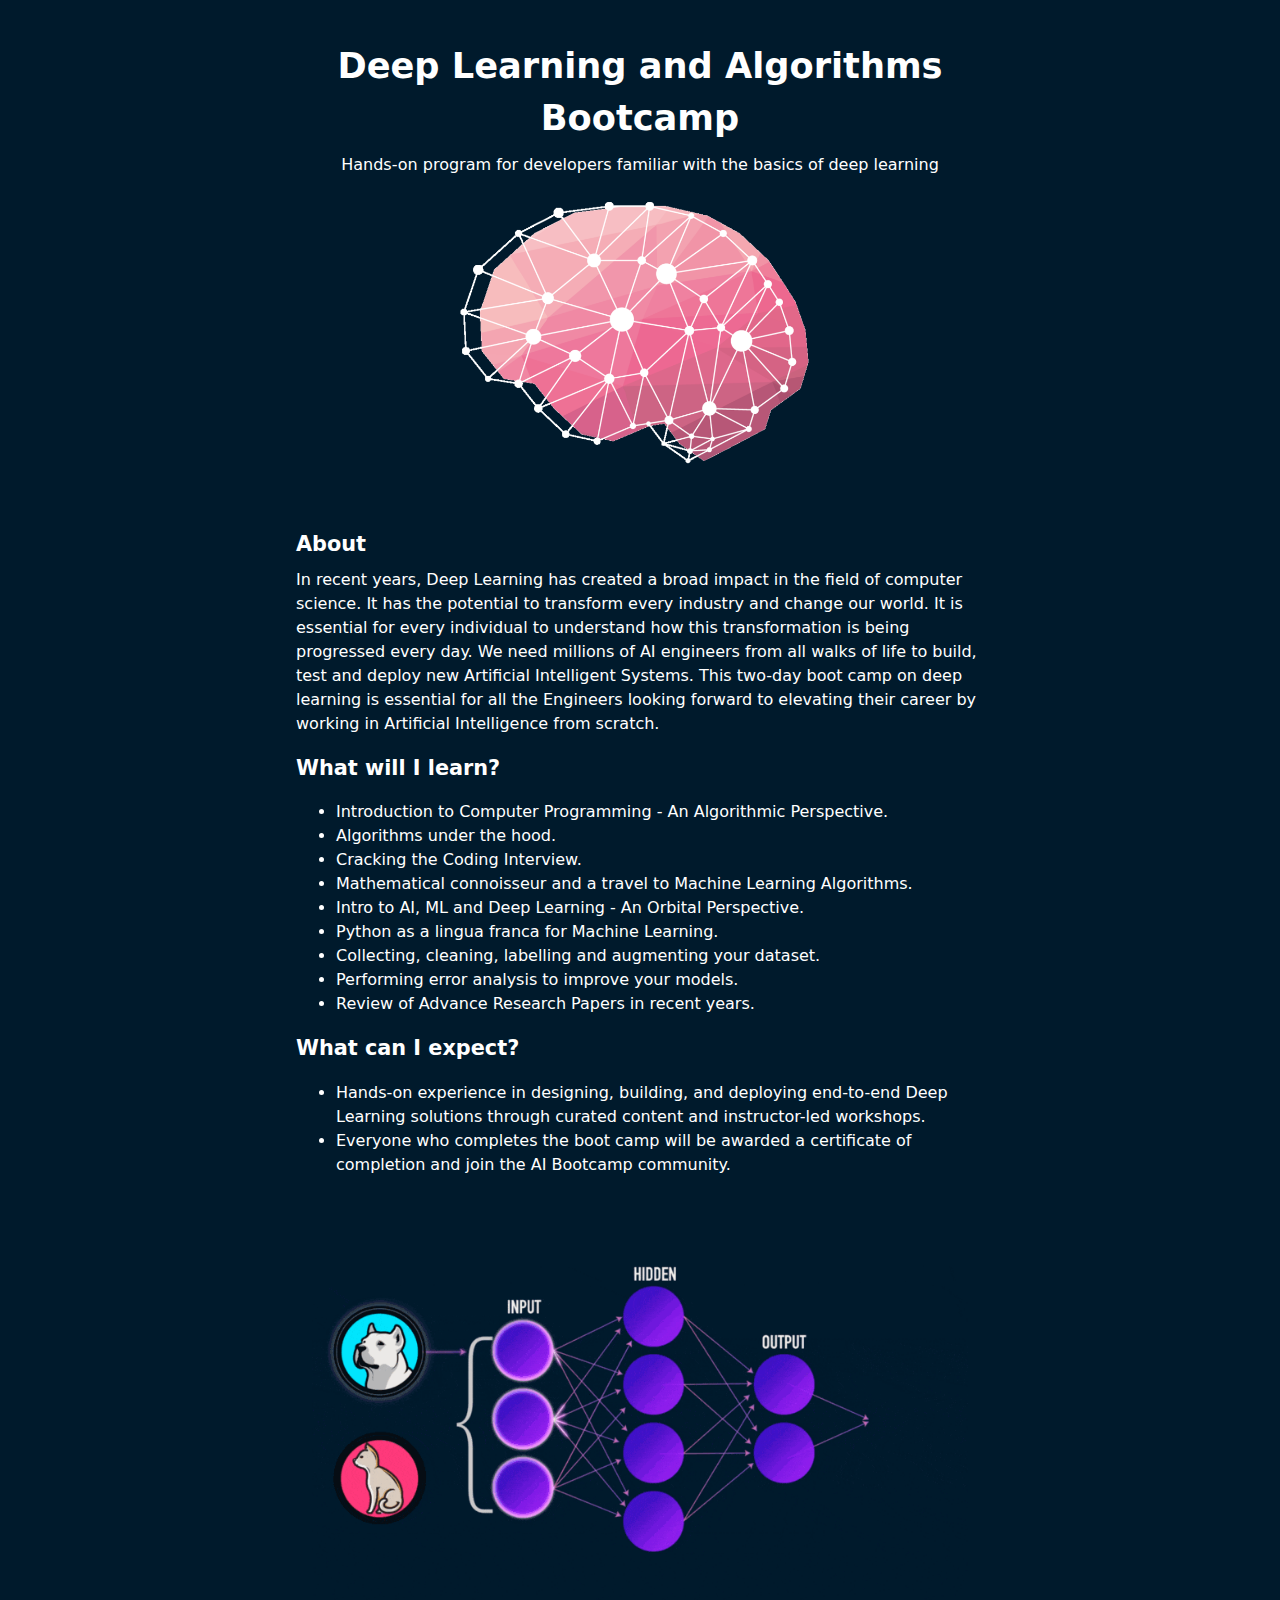
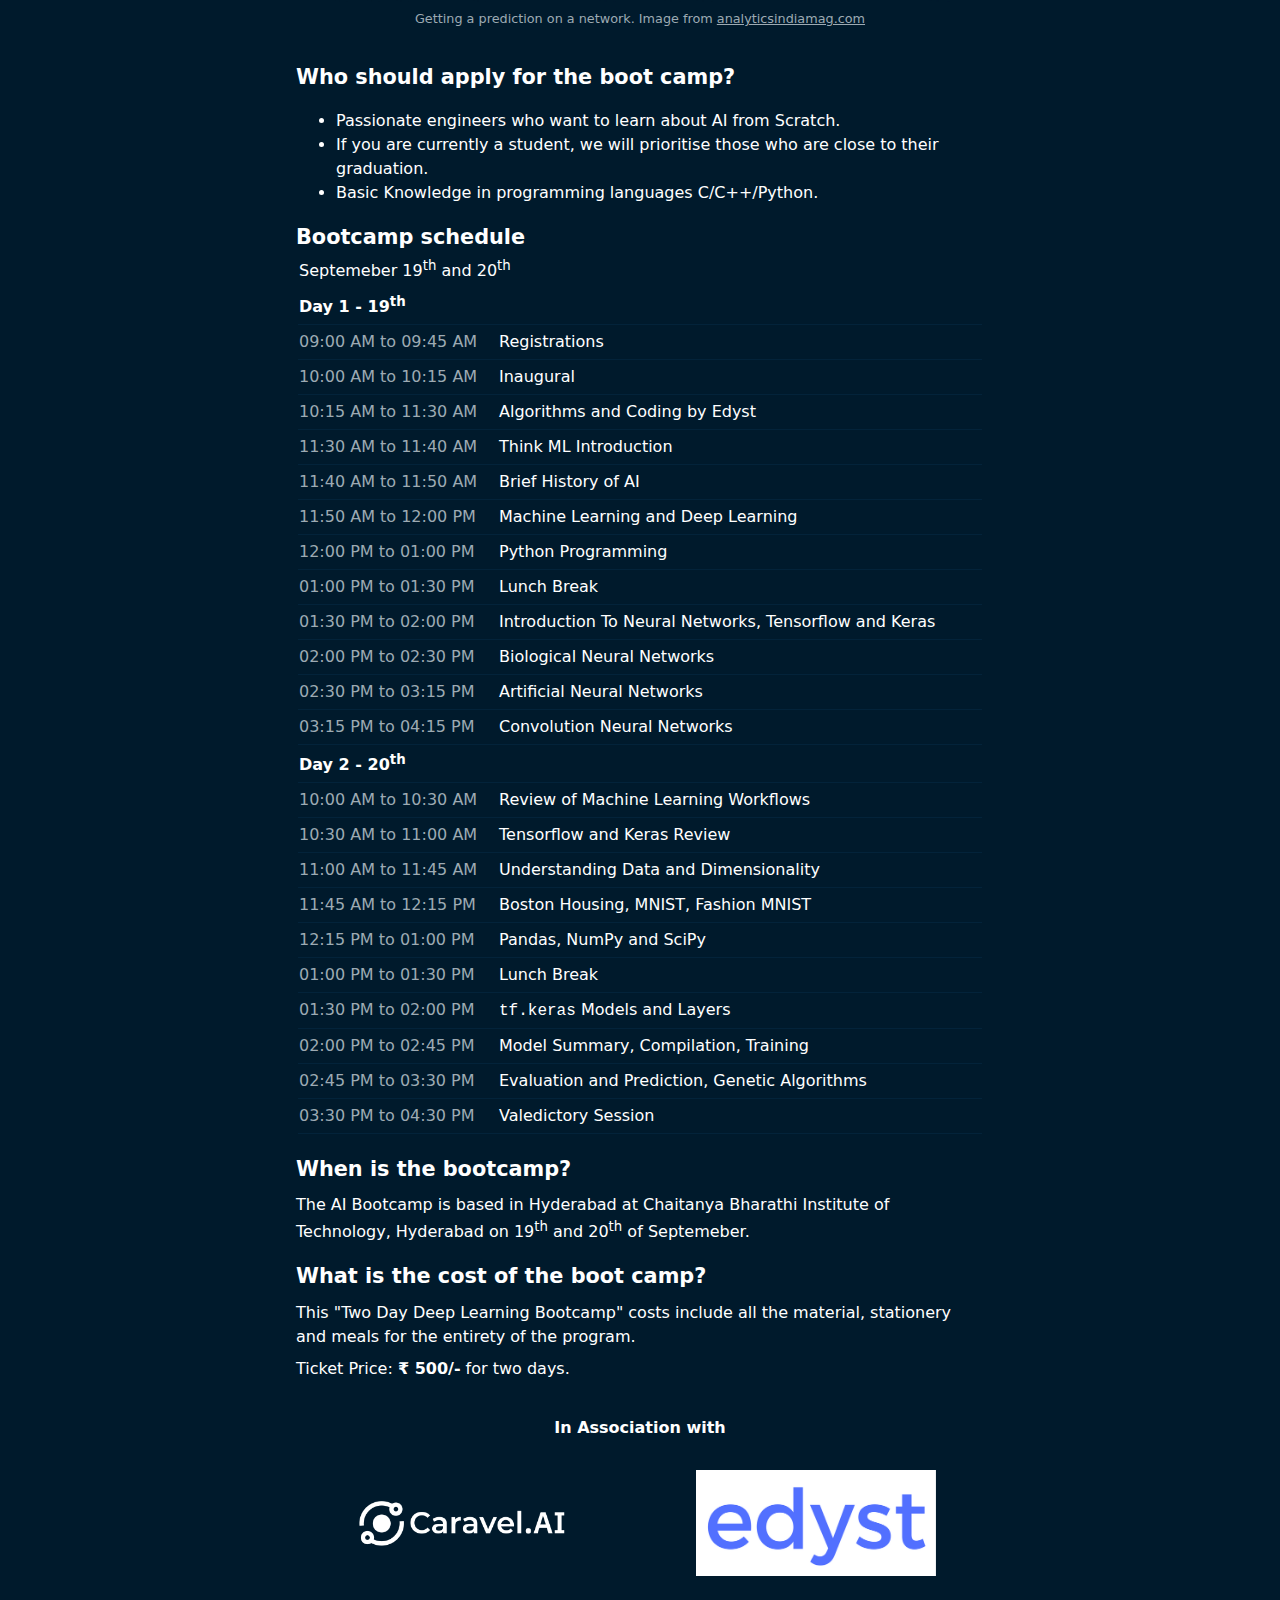
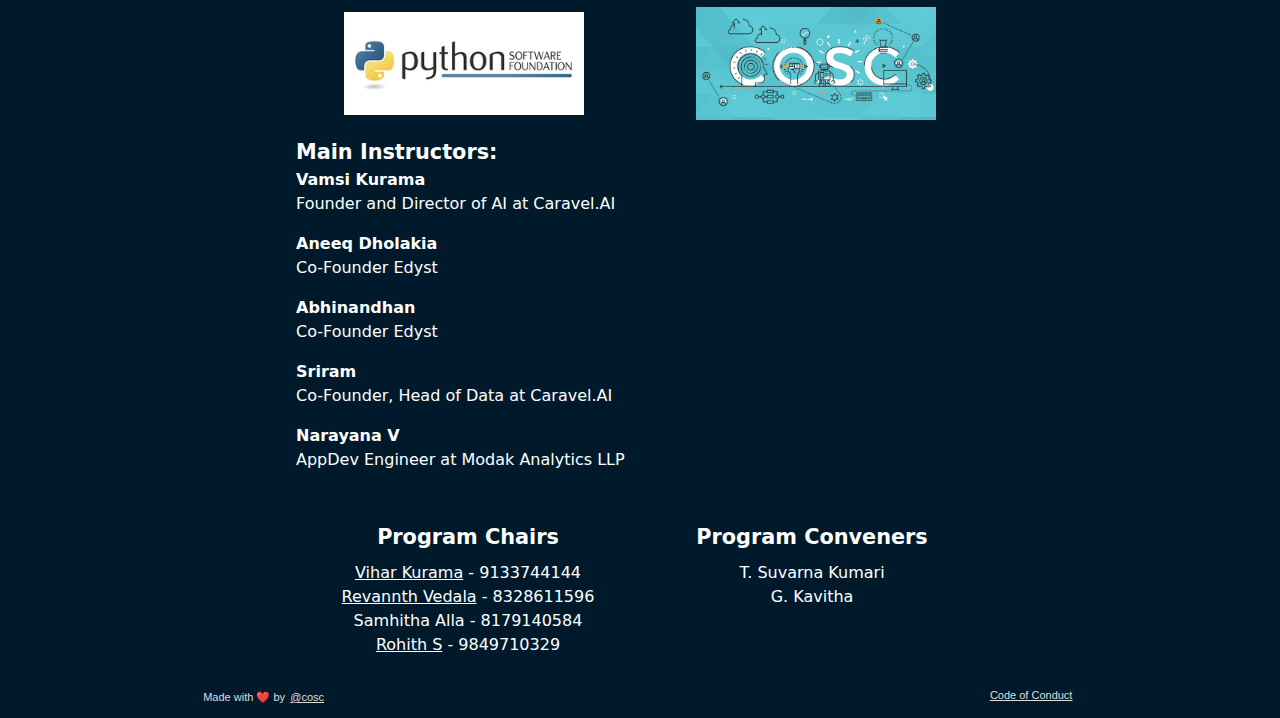
<file: index.html>
<!DOCTYPE html>
<html lang="en">
<head>
  <meta charset="UTF-8">
  <meta name="viewport" content="width=device-width, initial-scale=1">
  <meta name="author" content="r0mflip">

  <title>Deep Learning and Algorithms Bootcamp at Headstart</title>
  <meta name="description" content="CBIT is conducting deep learning and algorithms bootcamp at Headstart">

  <meta property="og:title" content="Deep Learning and Algorithms Bootcamp at Headstart">
  <meta property="og:type" content="website">
  <meta property="og:url" content="https://dl.cbit.org.in/">
  <meta property="og:image" content="https://dl.cbit.org.in/img/cat-dog.gif">
  <meta property="og:description" content="CBIT is conducting deep learning and algorithms bootcamp at Headstart">

  <meta name="twitter:title" content="Deep Learning and Algorithms Bootcamp at Headstart">
  <meta name="twitter:card" content="summary">
  <meta name="twitter:url" content="https://dl.cbit.org.in/">
  <meta name="twitter:image" content="https://dl.cbit.org.in/img/cat-dog.gif">
  <meta name="twitter:description" content="CBIT is conducting deep learning and algorithms bootcamp at Headstart">
  <meta name="twitter:creator" content="@r0mflip">

  <link rel="stylesheet" href="/css/article.css">
</head>
<body>

  <main>
    <section>
      <h1 class="center">Deep Learning and Algorithms Bootcamp</h1>
      <p class="center">Hands-on program for developers familiar with the basics of deep learning</p>

      <figure>
        <img src="/img/banner.png" alt="Banner image of a brain" class="banner-image">
      </figure>

      <!-- <div class="registration-links">
        <a href="https://docs.google.com/forms/d/e/1FAIpQLSdWvx8_hCzSaL1KoXnCuI-CCJ6iTix3DrkohHx7GLO8XOv1uA/viewform" class="registration-link" target="_blank" rel="noopener">Register Now</a>
        <a href="https://docs.google.com/forms/d/e/1FAIpQLSc2WvSziNu4htoWQ_7fbWWXtdeRVzcOmhIRMURmeGhP3yOTdA/viewform" class="registration-link" target="_blank" rel="noopener">Early Bird</a>
      </div> -->

      <br>

      <h2>About</h2>
      <p>
        In recent years, Deep Learning has created a broad impact in the field of computer science. It has the potential to transform every industry and change our world. It is essential for every individual to understand how this transformation is being progressed every day. We need millions of AI engineers from all walks of life to build, test and deploy new Artificial Intelligent Systems. This two-day boot camp on deep learning is essential for all the Engineers looking forward to elevating their career by working in Artificial Intelligence from scratch.
      </p>

      <h2>What will I learn?</h2>
      <ul>
        <li>Introduction to Computer Programming - An Algorithmic Perspective.</li>
        <li>Algorithms under the hood.</li>
        <li>Cracking the Coding Interview.</li>
        <li>Mathematical connoisseur and a travel to Machine Learning Algorithms.</li>
        <li>Intro to AI, ML and Deep Learning - An Orbital Perspective.</li>
        <li>Python as a lingua franca for Machine Learning.</li>
        <li>Collecting, cleaning, labelling and augmenting your dataset.</li>
        <li>Performing error analysis to improve your models.</li>
        <li>Review of Advance Research Papers in recent years.</li>
      </ul>

      <h2>What can I expect?</h2>
      <ul>
        <li>Hands-on experience in designing, building, and deploying end-to-end Deep Learning solutions through curated content and instructor-led workshops.</li>
        <li>Everyone who completes the boot camp will be awarded a certificate of completion and join the AI Bootcamp community.</li>
      </ul>

      <figure>
        <img src="/img/cat-dog.gif" alt="dog and cat identification in a neural network">
        <figcaption>Getting a prediction on a network. Image from <a href="https://www.analyticsindiamag.com/most-common-activation-functions-in-neural-networks-and-rationale-behind-it/" rel="noopener" target="_blank">analyticsindiamag.com</a></figcaption>
      </figure>

      <h2>Who should apply for the boot camp?</h2>
      <ul>
        <li>Passionate engineers who want to learn about AI from Scratch.</li>
        <li>If you are currently a student, we will prioritise those who are close to their graduation.</li>
        <li>Basic Knowledge in programming languages C/C++/Python.</li>
      </ul>

      <h2>Bootcamp schedule</h2>
      <table class="schedule">
        <thead><tr><td colspan="2">Septemeber 19<sup>th</sup> and 20<sup>th</sup></td></tr></thead>
        <tbody>
          <tr><td colspan="2" class="landmark">Day 1 - 19<sup>th</sup></td></tr>
          <tr><td>09:00 AM to 09:45 AM</td><td>Registrations</td></tr>
          <tr><td>10:00 AM to 10:15 AM</td><td>Inaugural</td></tr>
          <tr><td>10:15 AM to 11:30 AM</td><td>Algorithms and Coding by Edyst</td></tr>
          <tr><td>11:30 AM to 11:40 AM</td><td>Think ML Introduction</td></tr>
          <tr><td>11:40 AM to 11:50 AM</td><td>Brief History of AI</td></tr>
          <tr><td>11:50 AM to 12:00 PM</td><td>Machine Learning and Deep Learning</td></tr>
          <tr><td>12:00 PM to 01:00 PM</td><td>Python Programming</td></tr>
          <tr><td>01:00 PM to 01:30 PM</td><td>Lunch Break</td></tr>
          <tr><td>01:30 PM to 02:00 PM</td><td>Introduction To Neural Networks, Tensorflow and Keras</td></tr>
          <tr><td>02:00 PM to 02:30 PM</td><td>Biological Neural Networks</td></tr>
          <tr><td>02:30 PM to 03:15 PM</td><td>Artificial Neural Networks</td></tr>
          <tr><td>03:15 PM to 04:15 PM</td><td>Convolution Neural Networks</td></tr>

          <tr><td colspan="2" class="landmark">Day 2 - 20<sup>th</sup></td></tr>
          <tr><td>10:00 AM to 10:30 AM</td><td>Review of Machine Learning Workflows</td></tr>
          <tr><td>10:30 AM to 11:00 AM</td><td>Tensorflow and Keras Review</td></tr>
          <tr><td>11:00 AM to 11:45 AM</td><td>Understanding Data and Dimensionality</td></tr>
          <tr><td>11:45 AM to 12:15 PM</td><td>Boston Housing, MNIST, Fashion MNIST</td></tr>
          <tr><td>12:15 PM to 01:00 PM</td><td>Pandas, NumPy and SciPy</td></tr>
          <tr><td>01:00 PM to 01:30 PM</td><td>Lunch Break</td></tr>
          <tr><td>01:30 PM to 02:00 PM</td><td><code>tf.keras</code> Models and Layers</td></tr>
          <tr><td>02:00 PM to 02:45 PM</td><td>Model Summary, Compilation, Training</td></tr>
          <tr><td>02:45 PM to 03:30 PM</td><td>Evaluation and Prediction, Genetic Algorithms</td></tr>
          <tr><td>03:30 PM to 04:30 PM</td><td>Valedictory Session</td></tr>
        </tbody>
      </table>

      <h2>When is the bootcamp?</h2>
      <p>The AI Bootcamp is based in Hyderabad at Chaitanya Bharathi Institute of Technology, Hyderabad on 19<sup>th</sup> and 20<sup>th</sup> of Septemeber.</p>

      <h2>What is the cost of the boot camp?</h2>
      <p>This "Two Day Deep Learning Bootcamp" costs include all the material, stationery and meals for the entirety of the program.</p>
      <p>Ticket Price: <strong>₹ 500/-</strong> for two days.</p>

      <br>
      <p class="center"><strong>In Association with</strong></p>
      <div class="image-grid">
        <img src="/img/caravel.png" alt="Caravel AI Logo">
        <img src="/img/edyst.png" alt="Edyst Logo">
        <img src="/img/psf.png" alt="Python Software Foundation Logo">
        <img src="/img/cosc.png" alt="COSC Logo">
      </div>

      <h2>Main Instructors:</h2>
      <h3>Vamsi Kurama</h3>
      <p>Founder and Director of AI at Caravel.AI

      <h3>Aneeq Dholakia</h3>
      <p>Co-Founder Edyst</p>

      <h3>Abhinandhan</h3>
      <p>Co-Founder Edyst</p>

      <h3>Sriram</h3>
      <p>Co-Founder, Head of Data at Caravel.AI</p>

      <h3>Narayana V</h3>
      <p>AppDev Engineer at Modak Analytics LLP</p>

      <div class="side-to-side">
        <div class="side">
          <h2>Program Chairs</h2>
          <p><a href="https://github.com/vihar" target="_blank" rel="noopener">Vihar Kurama</a> - 9133744144<br><a href="https://github.com/revannth" rel="noopener">Revannth Vedala</a> - 8328611596<br>Samhitha Alla - 8179140584<br><a href="https://github.com/rohithsrk" target="_blank" rel="noopener">Rohith S​</a> - 9849710329</p>
        </div>
        <div class="side">
          <h2>Program Conveners</h2>
          <p>T. Suvarna Kumari<br>G. Kavitha</p>
        </div>
      </div>
    </section>
  </main>

  <footer>
    <p>Made with ❤️ by <a href="https://github.com/cbitosc">@cosc</a></p>
    <span class="flex__spacer"></span>
    <nav>
      <ul>
        <li><a href="/coc.html">Code of Conduct</a></li></ul>
    </nav>
  </footer>
</body>
</html>
</file>
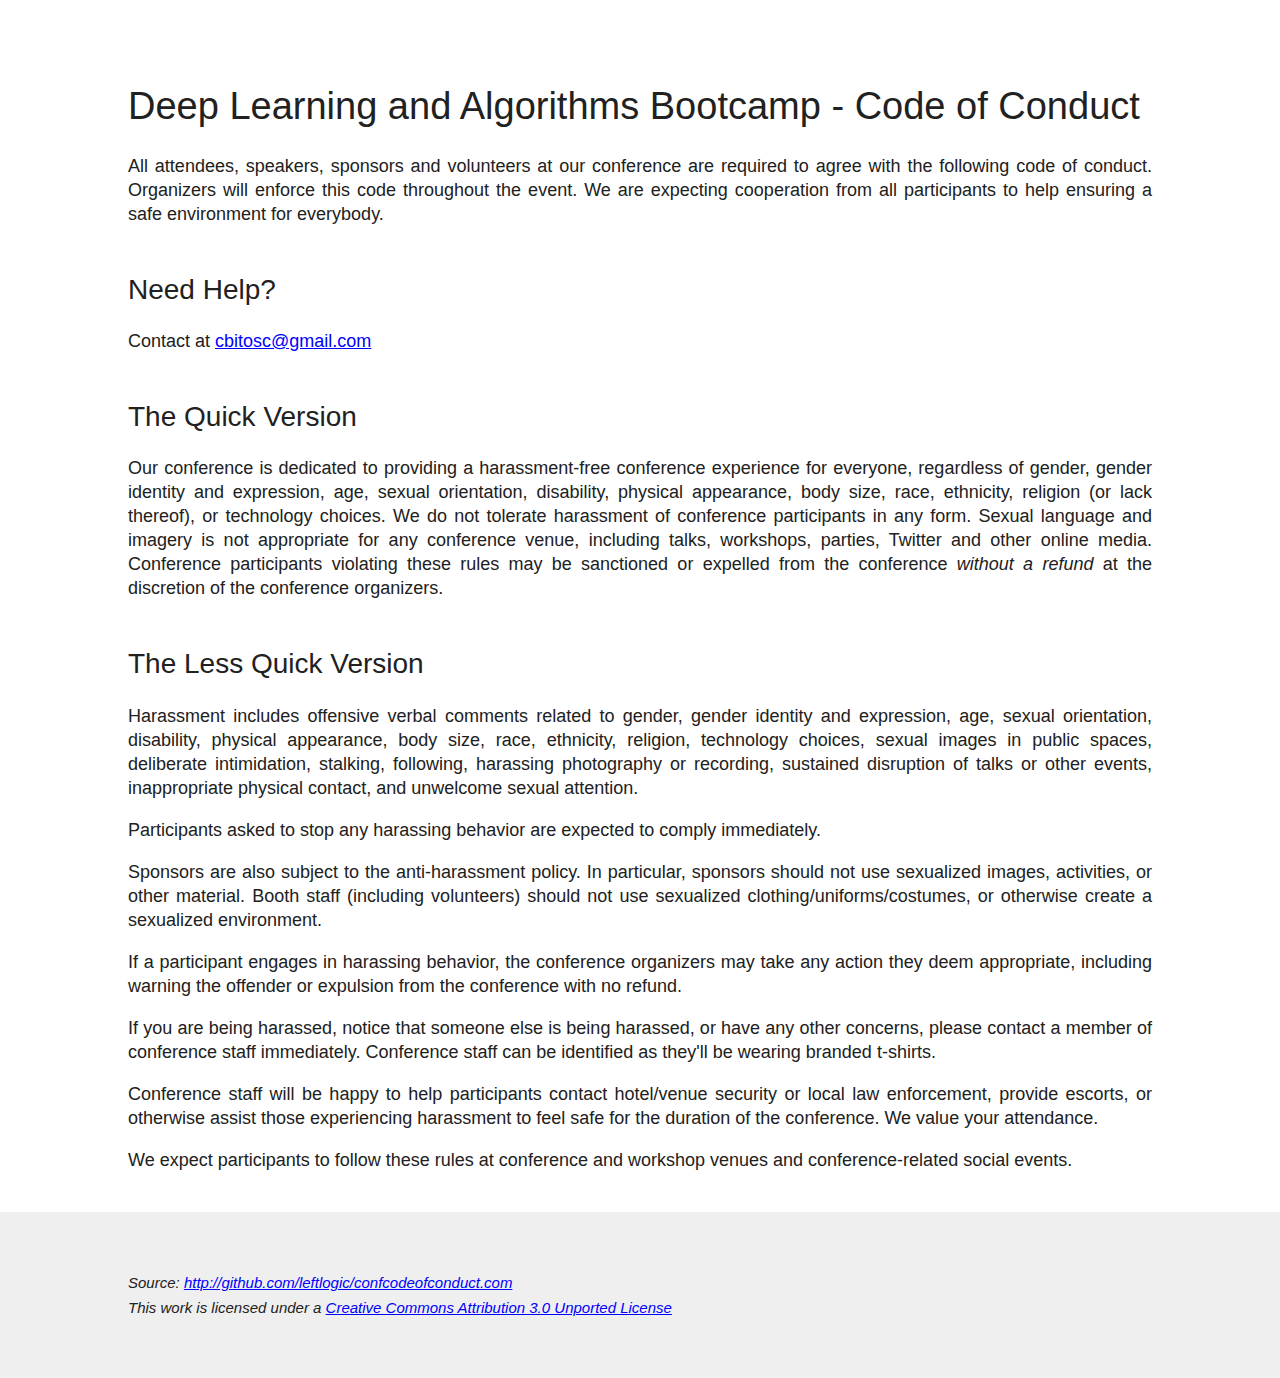
<file: coc.html>
<!DOCTYPE html>
<html>
<head>
  <meta charset="utf8">
  <title>Conference Code of Conduct</title>
  <meta charset="UTF-8">
  <meta name="viewport" content="width=device-width, initial-scale=1">
  <meta name="author" content="r0mflip">

  <title>Deep Learning and Algorithms Bootcamp - Code of Conduct</title>
  <meta name="description" content="Deep Learning and Algorithms Bootcamp - Code of Conduct">

  <style>
  * {
    font-family: 'helvetica neue', arial, helvetica;
    font-weight: 200;
  }
  html {
    background: #efefef;
  }
  body {
    background: white;
    color: #212121;
    margin: 0;
    padding-top: 60px;
  }
  p, h1, h2 {
    max-width: 80%;
    margin-left: auto;
    margin-right: auto;
  }
  h1 {
    font-size: 38px;
  }
  h2 {
    font-size: 28px;
    margin-top: 48px;
  }
  p {
    line-height: 24px;
    font-size: 18px;
    text-align: justify;
  }
  a {
    color: blue;
  }
  em {
    font-weight: 400;
  }
  .footer {
    padding: 40px 0;
    background: #efefef;
    margin: 0;
    margin-top: 40px;
    max-width: 100%;
  }
  .footer p {
    text-align: left;
  }
  </style>
</head>
<body>
  <h1>Deep Learning and Algorithms Bootcamp - Code of Conduct</h1>

  <p>All attendees, speakers, sponsors and volunteers at our conference are required to agree with the following code of conduct. Organizers will enforce this code throughout the event. We are expecting cooperation from all participants to help ensuring a safe environment for everybody.</p>

  <h2>Need Help?</h2>

  <p>Contact at <a href="mailto:cbitosc@gmail.com">cbitosc@gmail.com</a></p>

  <h2>The Quick Version</h2>

  <p>Our conference is dedicated to providing a harassment-free conference experience for everyone, regardless of gender, gender identity and expression, age, sexual orientation, disability, physical appearance, body size, race, ethnicity, religion (or lack thereof), or technology choices. We do not tolerate harassment of conference participants in any form. Sexual language and imagery is not appropriate for any conference venue, including talks, workshops, parties, Twitter and other online media. Conference participants violating these rules may be sanctioned or expelled from the conference <em>without a refund</em> at the discretion of the conference organizers.</p>

  <h2>The Less Quick Version</h2>

  <p>Harassment includes offensive verbal comments related to gender, gender identity and expression, age, sexual orientation, disability, physical appearance, body size, race, ethnicity, religion, technology choices, sexual images in public spaces, deliberate intimidation, stalking, following, harassing photography or recording, sustained disruption of talks or other events, inappropriate physical contact, and unwelcome sexual attention.</p>

  <p>Participants asked to stop any harassing behavior are expected to comply immediately.</p>

  <p>Sponsors are also subject to the anti-harassment policy. In particular, sponsors should not use sexualized images, activities, or other material. Booth staff (including volunteers) should not use sexualized clothing/uniforms/costumes, or otherwise create a sexualized environment.</p>

  <p>If a participant engages in harassing behavior, the conference organizers may take any action they deem appropriate, including warning the offender or expulsion from the conference with no refund.</p>

  <p>If you are being harassed, notice that someone else is being harassed, or have any other concerns, please contact a member of conference staff immediately. Conference staff can be identified as they&#39;ll be wearing branded t-shirts.</p>

  <p>Conference staff will be happy to help participants contact hotel/venue security or local law enforcement, provide escorts, or otherwise assist those experiencing harassment to feel safe for the duration of the conference. We value your attendance.</p>

  <p>We expect participants to follow these rules at conference and workshop venues and conference-related social events.</p>

  <div class="footer">
    <p><small><em>Source: <a href="https://github.com/leftlogic/confcodeofconduct.com">http://github.com/leftlogic/confcodeofconduct.com</a><br>This work is licensed under a <a rel="license" href="http://creativecommons.org/licenses/by/3.0/deed.en_US">Creative Commons Attribution 3.0 Unported License</a></em></small></p>
  </div>
</body>
</html>
</file>
<file: css/article.css>
* {
  box-sizing: border-box;
  -webkit-tap-highlight-color: rgba(0, 0, 0, 0);
}

*::before, *::after {
  box-sizing: inherit;
}

html,
body {
  margin: 0;
  font-family: -apple-system, system-ui, BlinkMacSystemFont, 'Segoe UI',
    Roboto, 'Helvetica Neue', Arial, sans-serif;
  color: #ffffff;
  font-size: 16px;
  line-height: 1.5;

  background: #001a2c;
  display: flex;
  flex-direction: column;
  align-items: center;
  width: 100%;
}

h1, h2, h3, h4 {
  margin-bottom: 0;
}

p {
  margin: 0.5em 0 0.2em;
}

h1 {
  font-size: 2.2em;
}

h2 {
  font-size: 1.3em;
}

h3 {
  font-size: 1em;
}

h3+p, h2+h3 {
  margin-top: 0;
}

ul {
  margin-bottom: 1em;
}

a {
  color: inherit;
}

.center {
  text-align: center;
}

figure {
  margin: 0;
  width: 100%;
  padding: 1em;
}

img {
  max-width: 100%;
}

figure img {
  width: 100%;
}

figure figcaption {
  font-size: 0.8em;
  text-align: center;
  color: #9daab3;
}

header {
  display: flex;
  width: 100%;
  padding: 1em;
  max-width: 900px;
}

main section {
  padding: 1em;
  max-width: 720px;
}

footer {
  width: 100%;
  max-width: 900px;
  padding: 1em;
  display: flex;
  flex-direction: row;
  font-family: sans-serif;
  font-size: 11px;
}

header a, footer a,
footer p,
header ul, header ul li,
footer ul, footer ul li {
  display: inline;
  list-style: none;
  color: #dedede;
  margin: 0;
  padding: 0.2em;
}

footer, footer ul li {
  color: #cccccc;
}

.flex__spacer {
  flex: 1;
}

.banner-image {
  max-width: 400px;
  display: block;
  margin: auto;
}

.registration-links {
  text-align: center;
}

.registration-link {
  background: #fff;
  padding: 12px 16px;
  border-radius: 3px;
  color: #001a2c;
  text-decoration: none;
  display: inline-block;
  text-align: center;
  margin: 2em 1em 1em;
  min-width: 150px;
}

.image-grid {
  margin-top: 1em;
  display: grid;
  grid-template-columns: repeat(auto-fit, minmax(240px, auto));
  grid-gap: 1em;
}

.image-grid img {
  max-width: 240px;
  display: block;
  margin: auto;
}

.schedule {
  width: 100%;
  max-width: 100%;
  overflow-x: auto;
}

.schedule tbody tr {
  display: flex;
  padding: 0.25em 0;
  border-bottom: 1px solid #03233a;
}

.schedule .landmark {
  font-weight: bold;
  color: #ffffff !important;
}

.schedule tbody tr td:nth-child(1) {
  min-width: 200px;
  color: #9daab3;
}

.schedule tr td:nth-child(2) {
  min-width: 300px;
}

.side-to-side {
  display: flex;
  margin-top: 2em;
}

.side-to-side .side {
  width: 50%;
  display: flex;
  flex-direction: column;
  align-items: center;
}

.side-to-side .side p {
  text-align: center;
}

@media only screen and (max-width: 36.25em) {
  .side-to-side {
    flex-direction: column;
  }

  .side-to-side .side {
    width: 100%;
  }
}

@media only screen and (max-width: 26.2em) {
  .schedule tr {
    display: flex;
    flex-direction: column;
    padding: 0.65em 0.5em;
  }

  .schedule tr:nth-child-of(1) {
    padding: 0;
  }

  .schedule tr td:nth-child(1) {
    min-width: 0;
  }

  .schedule tr td:nth-child(2) {
    min-width: 0;
  }
}
</file>
